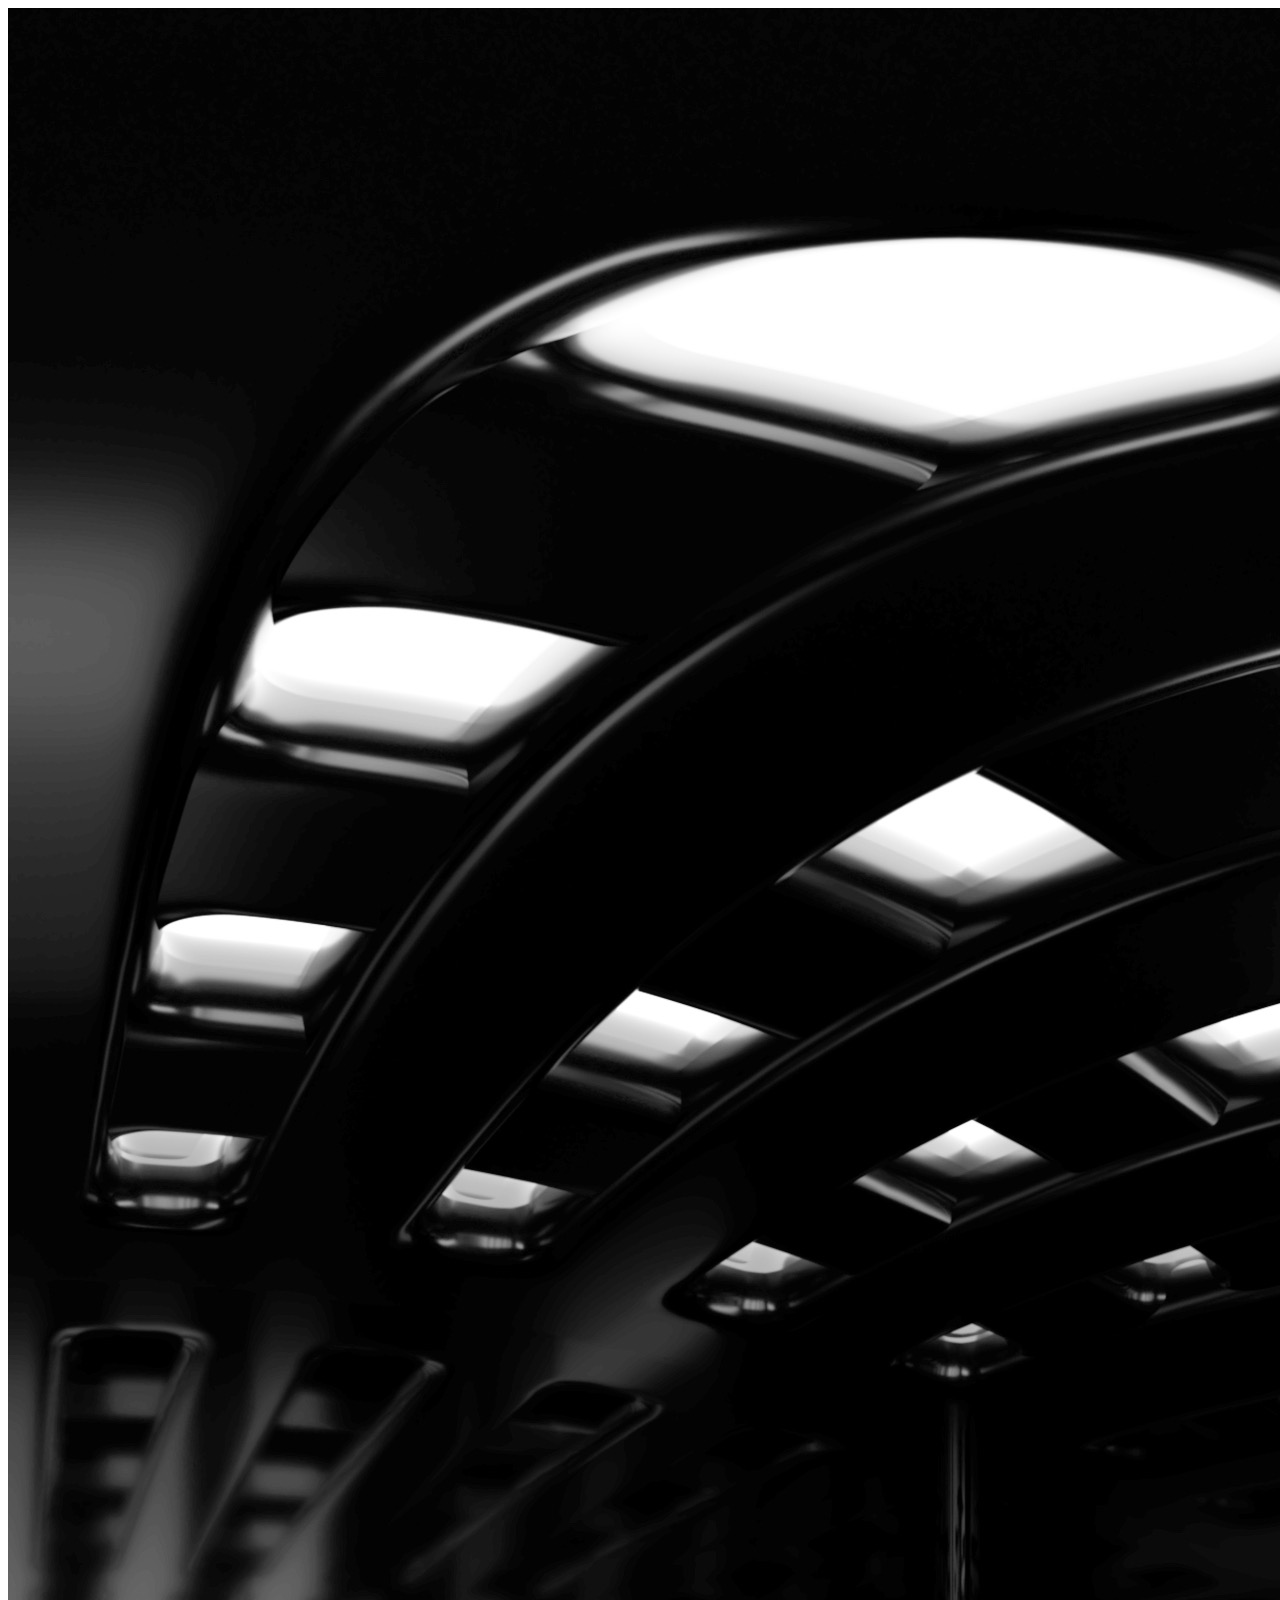
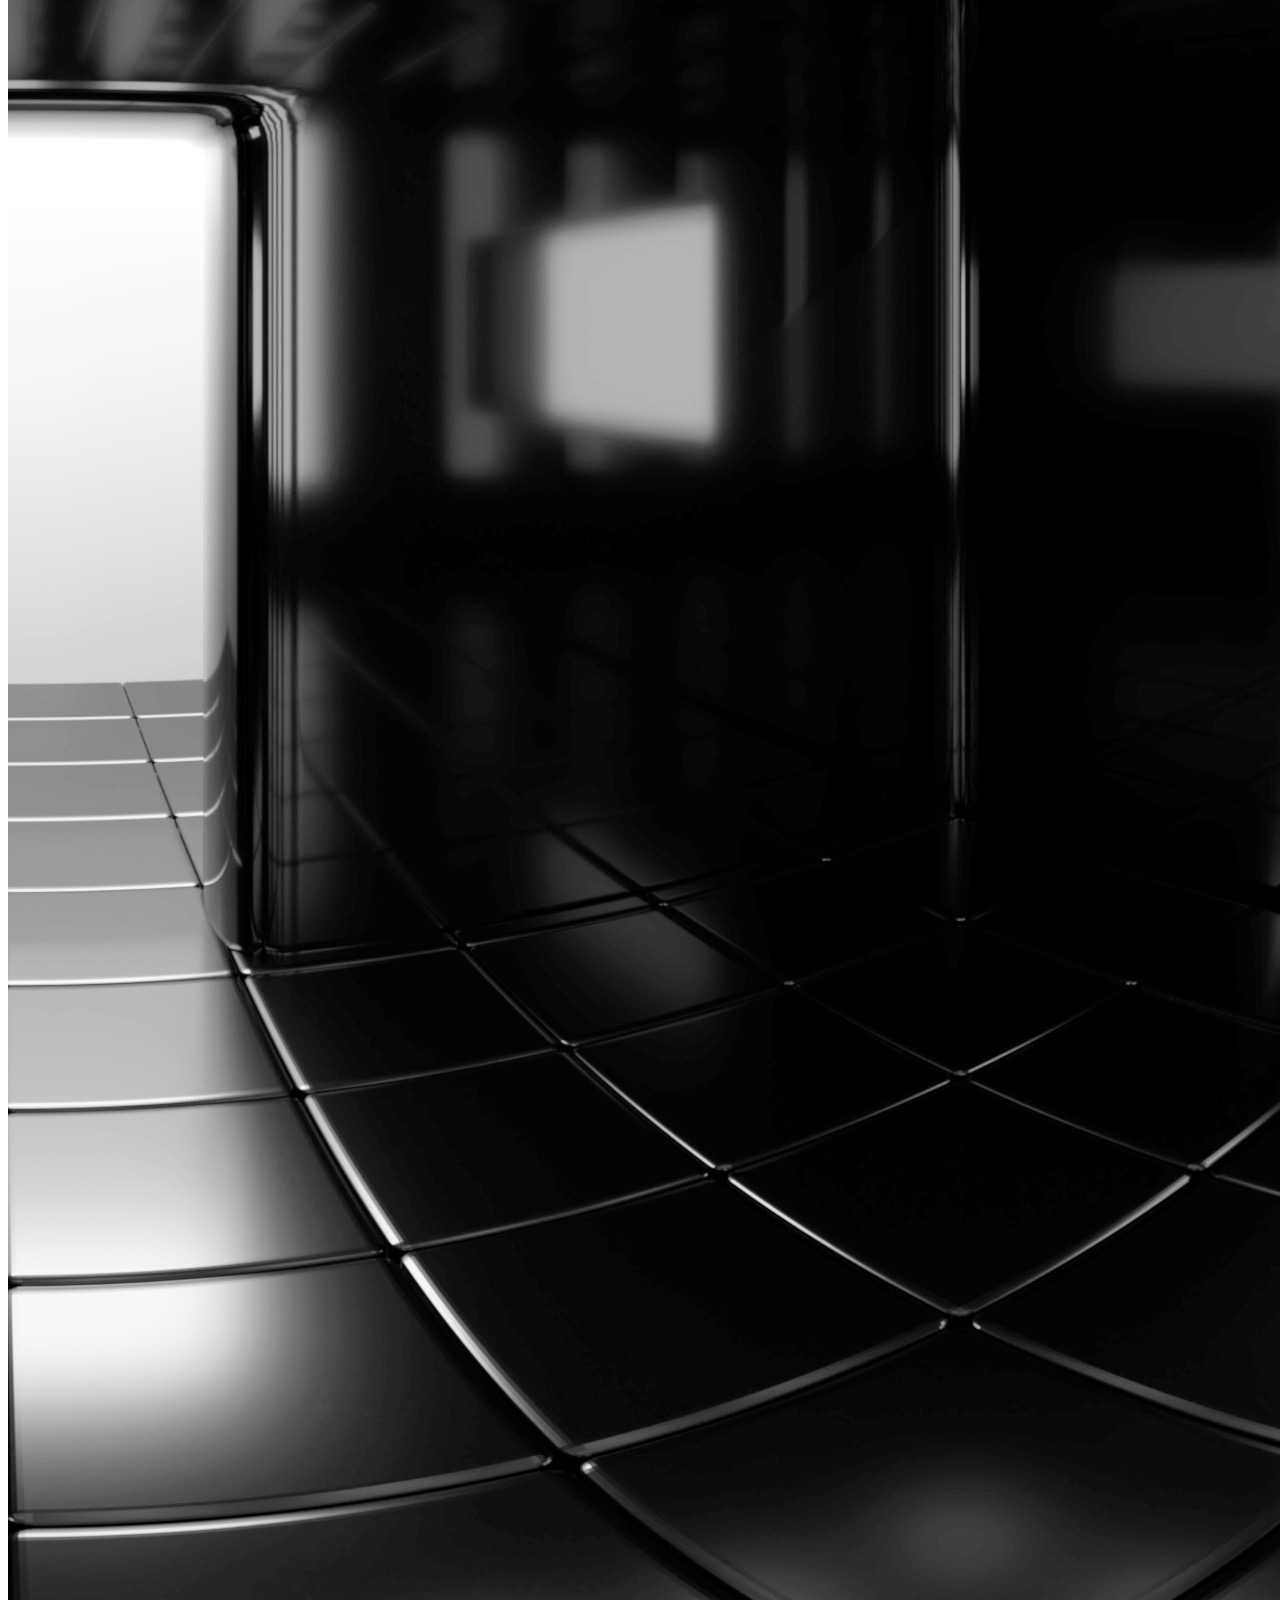
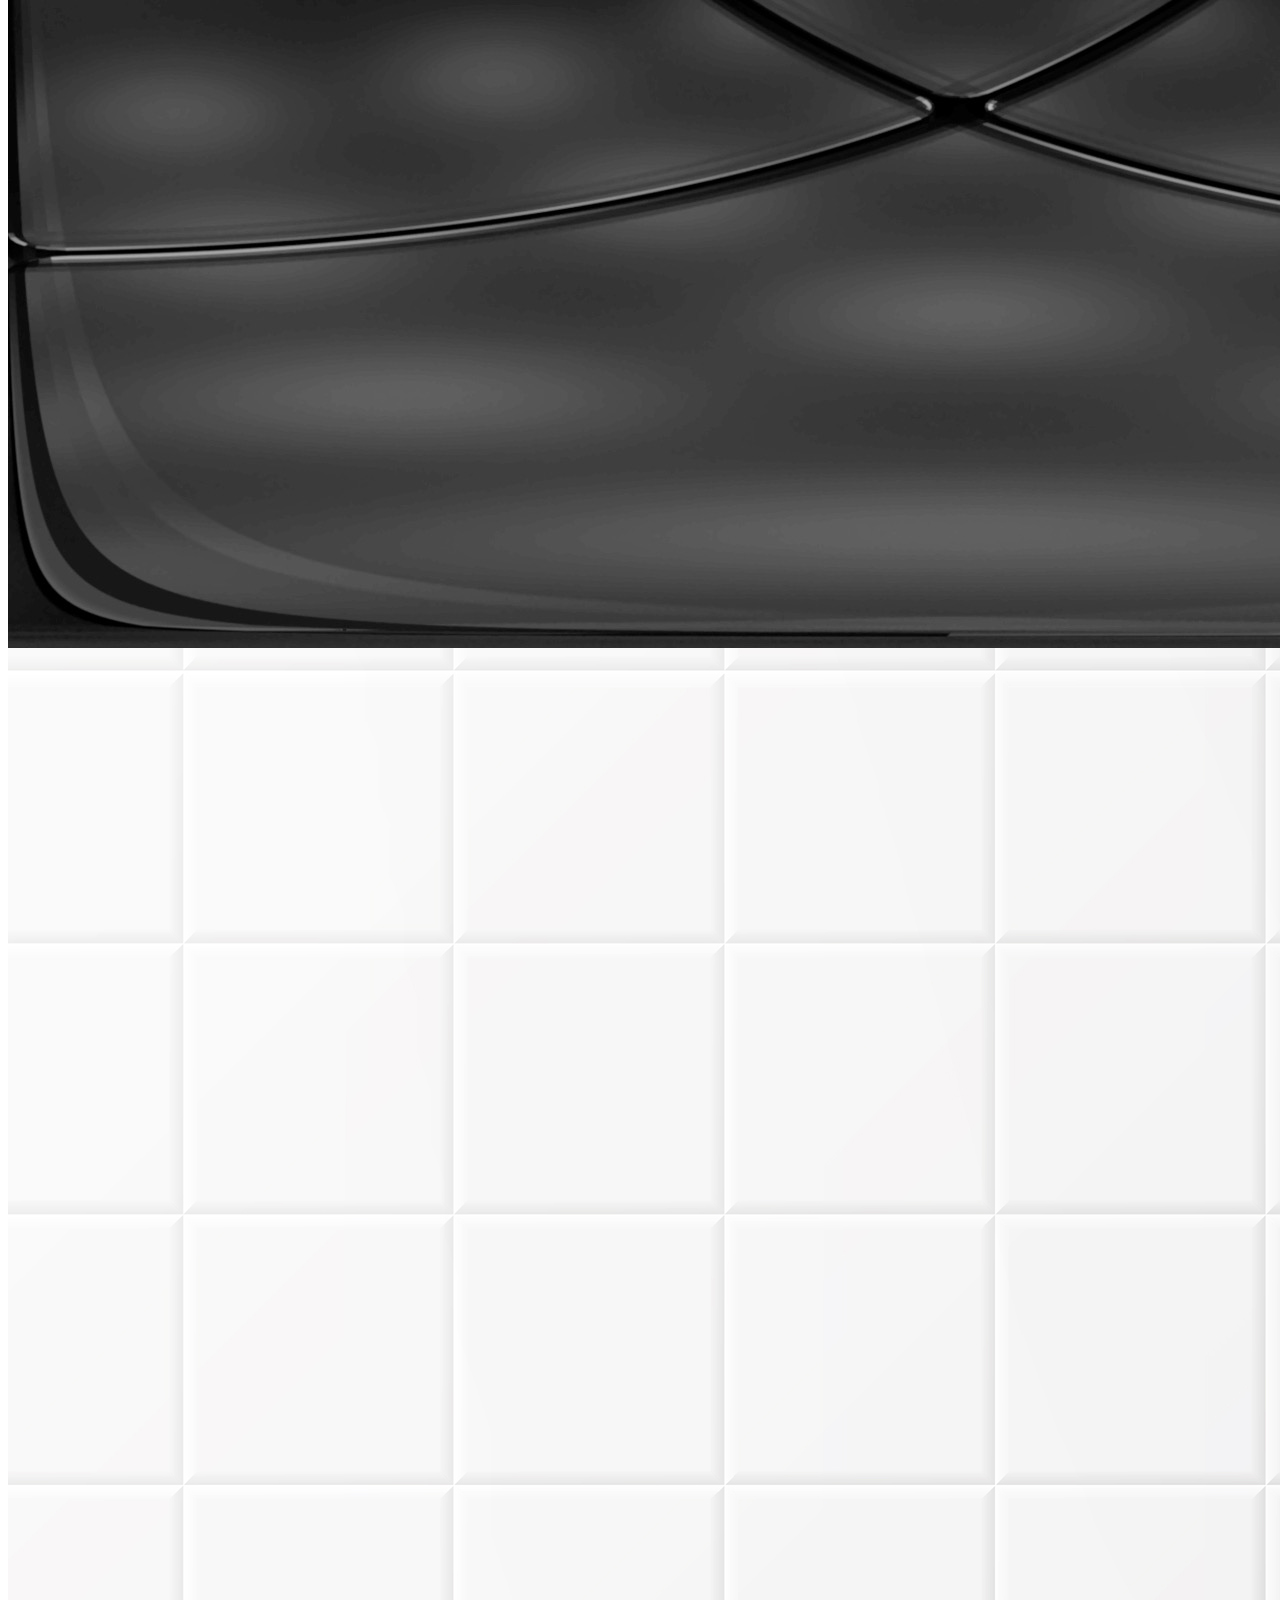
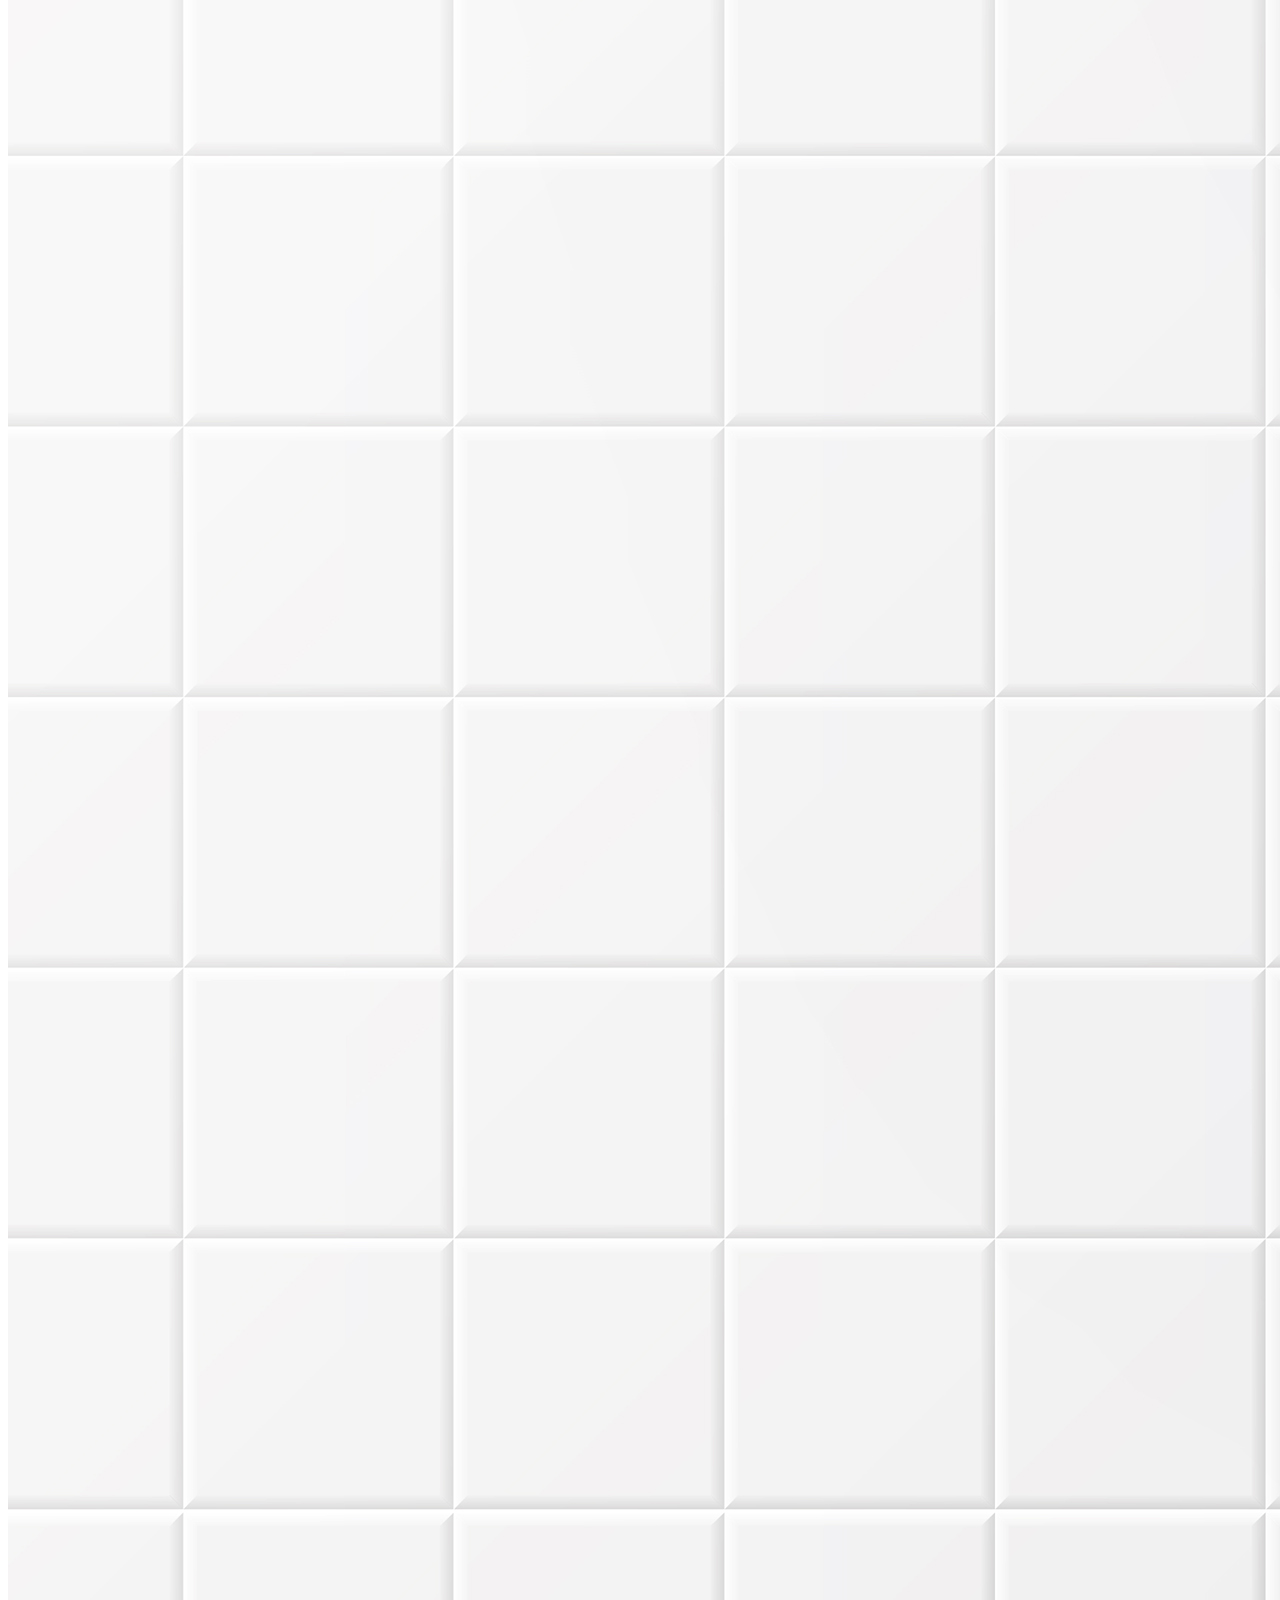
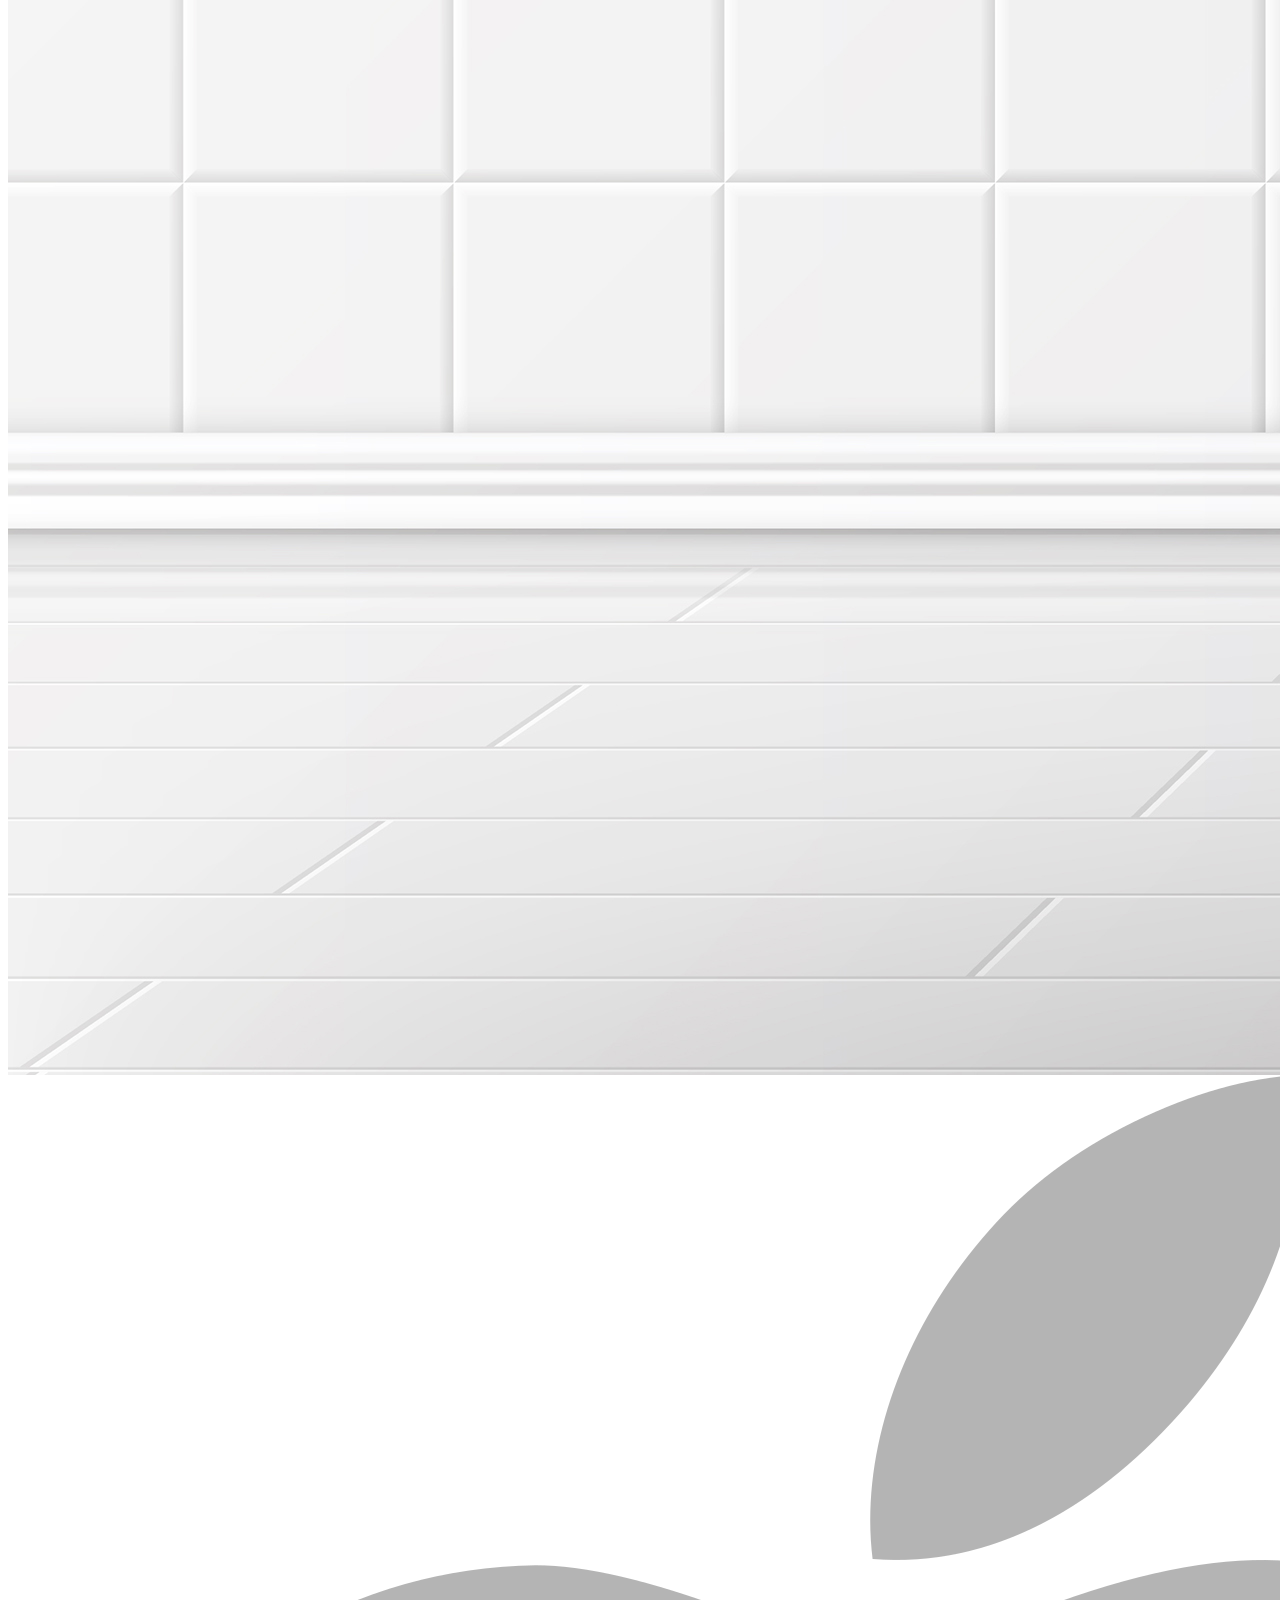
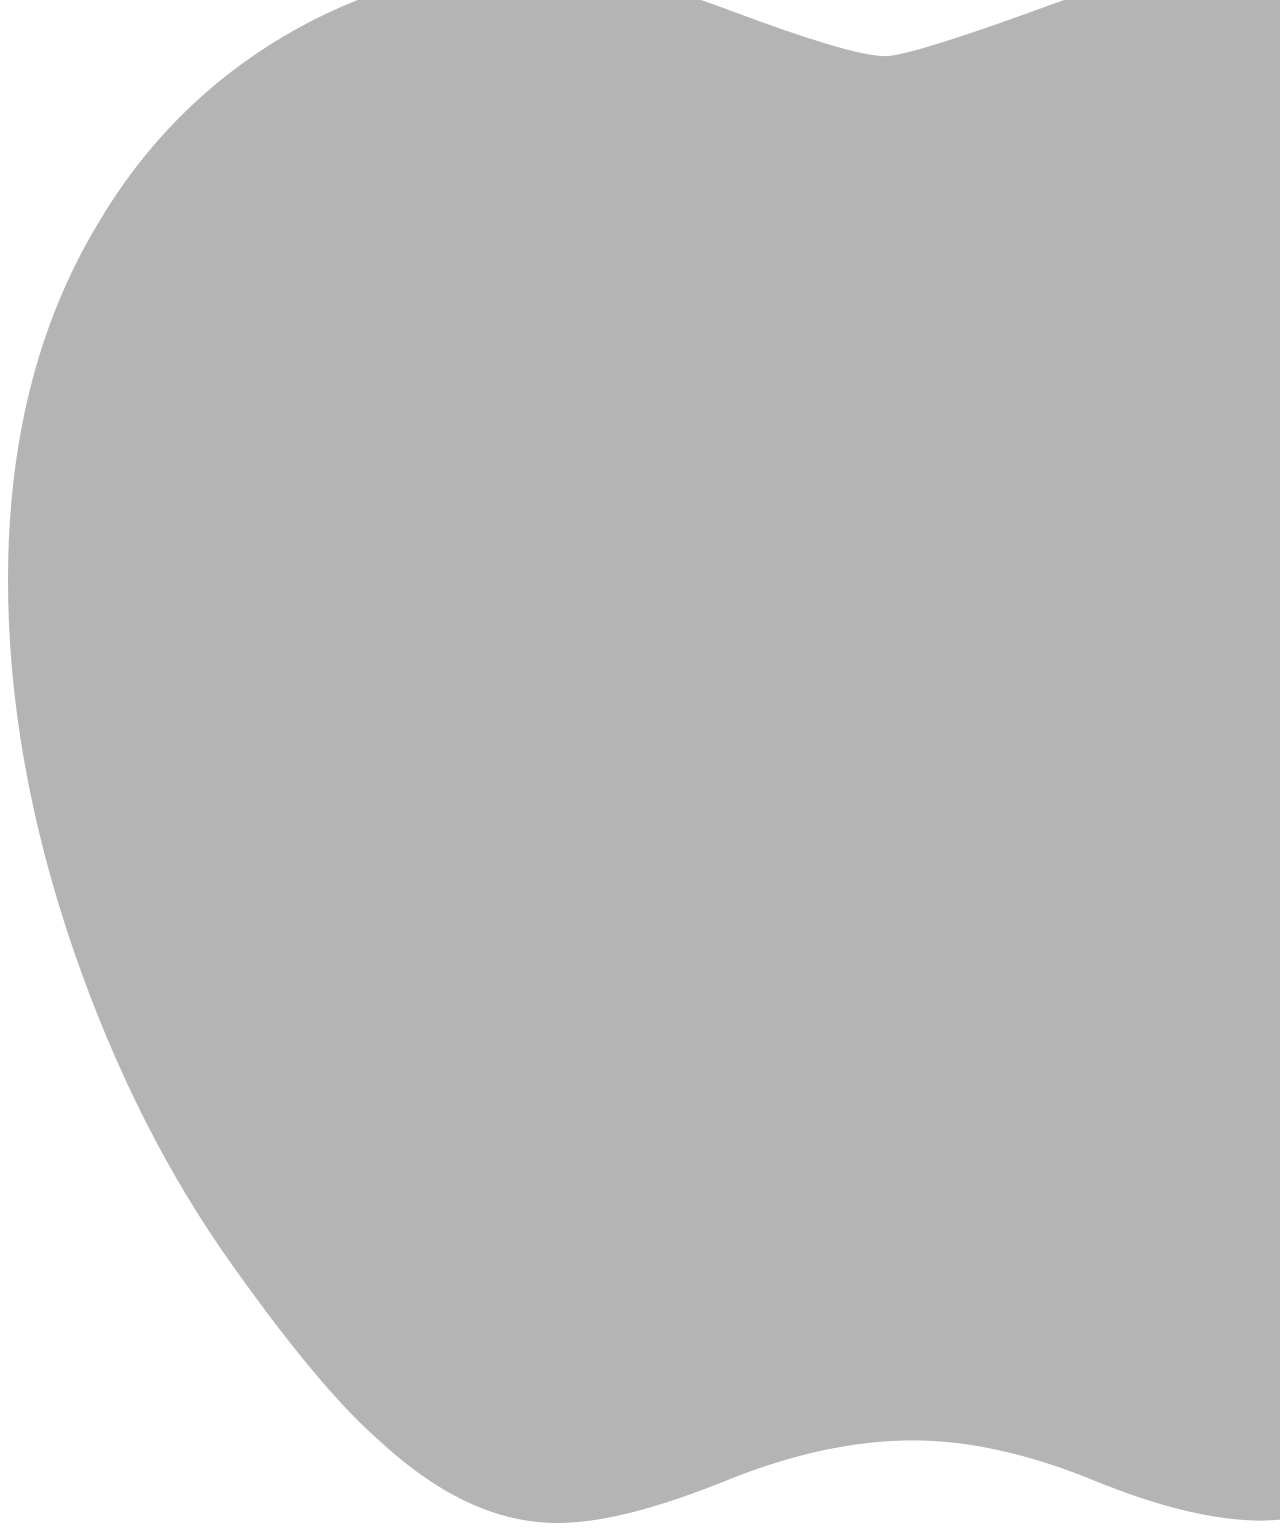
<file: index.html>
<html>
  <head>
    <script src="https://aframe.io/releases/1.2.0/aframe.min.js"></script>
  </head>

  <body>
    <a-scene>
      <a-assets>
        <img id="sky" src="assets/room2.jpg" />
        <img id="ground" src="assets/ground2.jpg" />
        <img id="apple" src="assets/apple.png" />
      </a-assets>

      <a-entity
        light="color: #fff; intensity: 1, castShadow: true;"
        position="-1 1 0"
      ></a-entity>
      <a-entity light="type: spot; angle: 45, castShadow: true;"></a-entity>
      <a-entity
        light="type: point; intensity: 0.75; distance: 50; decay: 2"
        position="0 10 10, castShadow: true;"
      >
      </a-entity>

      <a-entity
        light="color: #fff; intensity: 1.3, castShadow: true;"
        position="1 -1 0"
      ></a-entity>
      <a-image
        src="#apple"
        position="0 1.7 -1"
        width="0.1"
        height="0.12"
        animation="property: rotation; to: 0 360 0;  loop: true; dur: 3000; delay:1300"
        metalness="0.8"
        shadow="1"
      >
      </a-image>

      <a-box
        position="0 1.6 -2"
        round="true"
        color="#888"
        shadow="1"
        metalness="0.8"
        width="0.7"
        height="1.43"
        depth="0.07"
        width="0.2"
        rotation="0 0 0"
        animation="property: rotation; to: 0 360 0;  loop: true; dur: 3000; delay:1300"
      ></a-box>

      <!-- 
        
<a-box position="0 1.6 -1" round="true" color="#000"  shadow="1"  metalness="0.8"  width="0.7"  height="1.43" depth="0.01"  width="0.2" 
      
rotation="0 0 0" animation="property: rotation; to: 0 360 0;  loop: true; dur: 3000; delay:1300"
></a-box>-->

      <a-plane
        position="0 0 0"
        rotation="-90 0 0"
        width="10"
        height="12"
        normal-scale="0"
        repeat="1 1"
        src="#ground"
        animation="property: position; to:  0 0 50; loop: true; dur: 10000, delay:1000"
      ></a-plane>

      <a-sky
        src="#sky"
        rotation="0 0 0"
        animation="property: rotation; to: 0 -360 0; loop: true; dur: 10000, delay:3000"
      >
      </a-sky>
    </a-scene>
  </body>
</html>

<!-- Fragen an Gabor: Wie kann man runde ecken erstellen? Wie kann man Schatten generieren ? Wie kann man Animiaton stoppen zum testen. -->
</file>
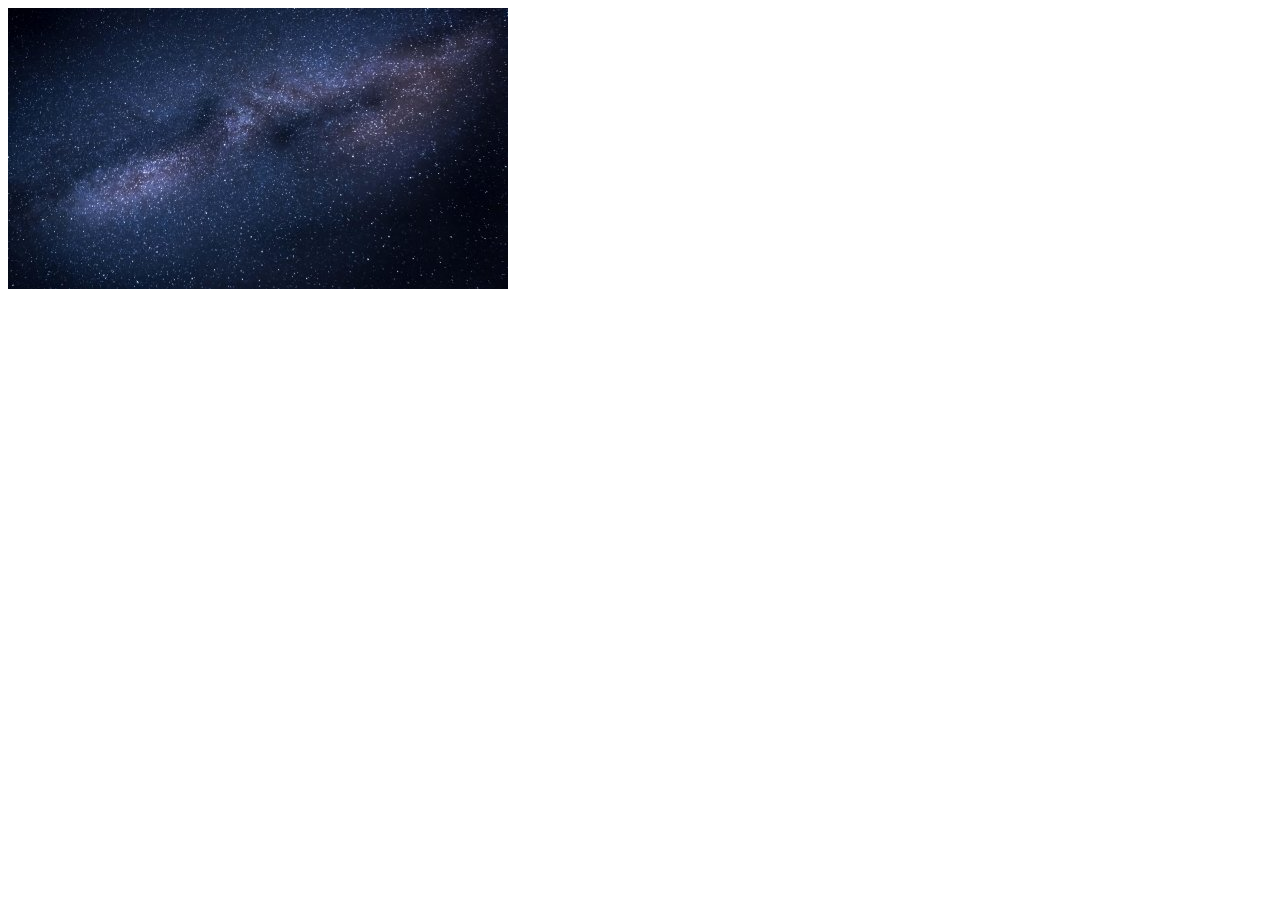
<file: aframe.html>
<html>
  <head>
    <script src="https://aframe.io/releases/1.2.0/aframe.min.js"></script>
  </head>
  <body>


    <a-scene>
        <a-assets>
          <img id="sky" src="assets/galaxy.jpg">
        </a-assets>
        <a-sky src="#sky"></a-sky>
      </a-scene>


 
  </body>
</html>
</file>
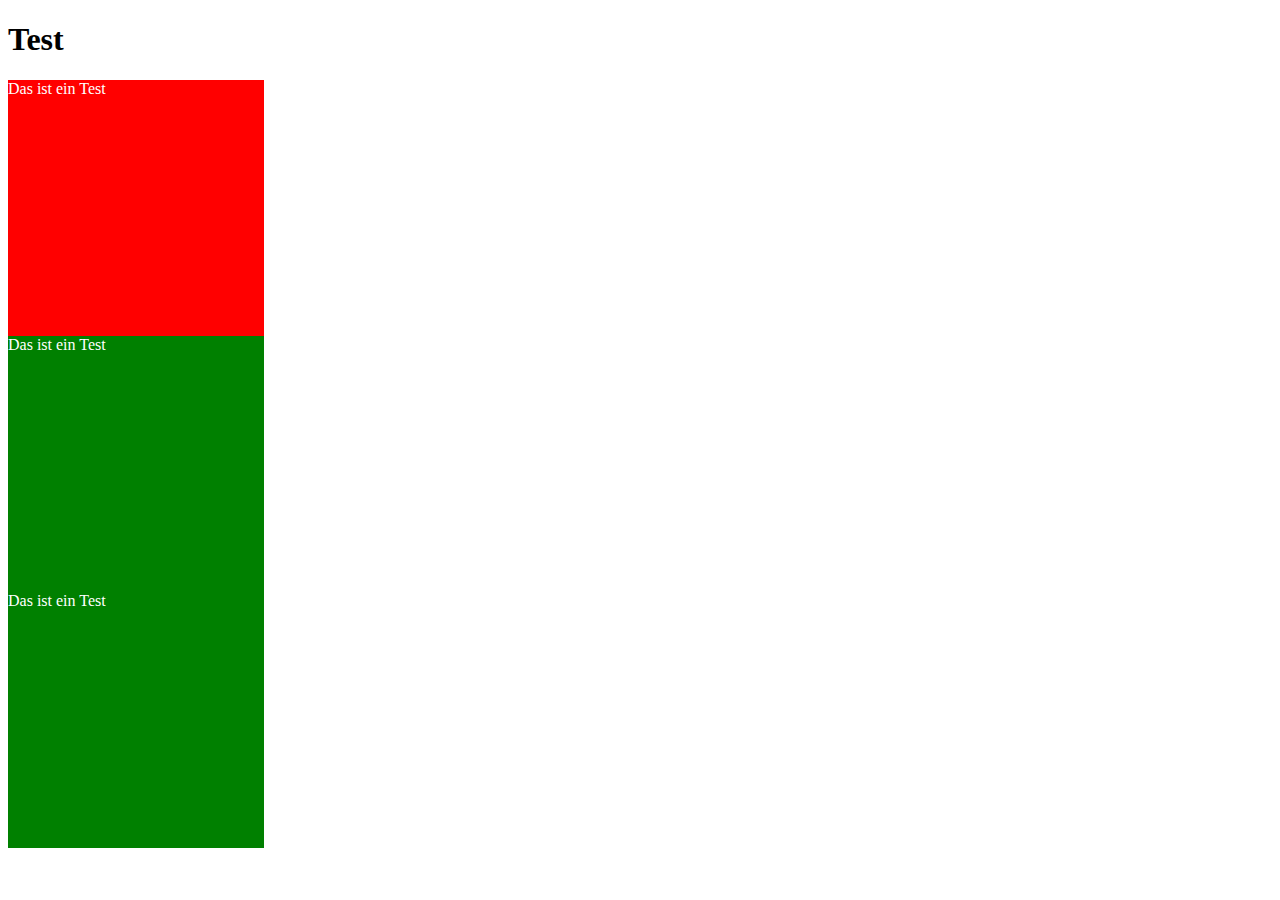
<file: v1.html>
<!DOCTYPE html> <!-- Das ist ein HTML Dokument -->
<html lang="de">
<head>
    <meta charset="UTF-8">
    <meta http-equiv="X-UA-Compatible" content="IE=edge">
    <meta name="viewport" content="width=device-width, initial-scale=1.0">
    <title>Testdokument</title>
    <link  rel="stylesheet" href="design.css" type="text/css">
</head>
<body>
    <h1>Test</h1>
    <div class="box1">Das ist ein Test</div>
    <div class="box2">Das ist ein Test</div>
    <div class="box2">Das ist ein Test</div>
</body>
</html>
</file>
<file: design.css>
/************* Ich bin ein Kommentar **************/

div {

    width:20vw;
    height: 20vw;
    color:#FFF;
}


.box1 {
    background-color:red;
}

.box2 {

background-color:green;
}
</file>
